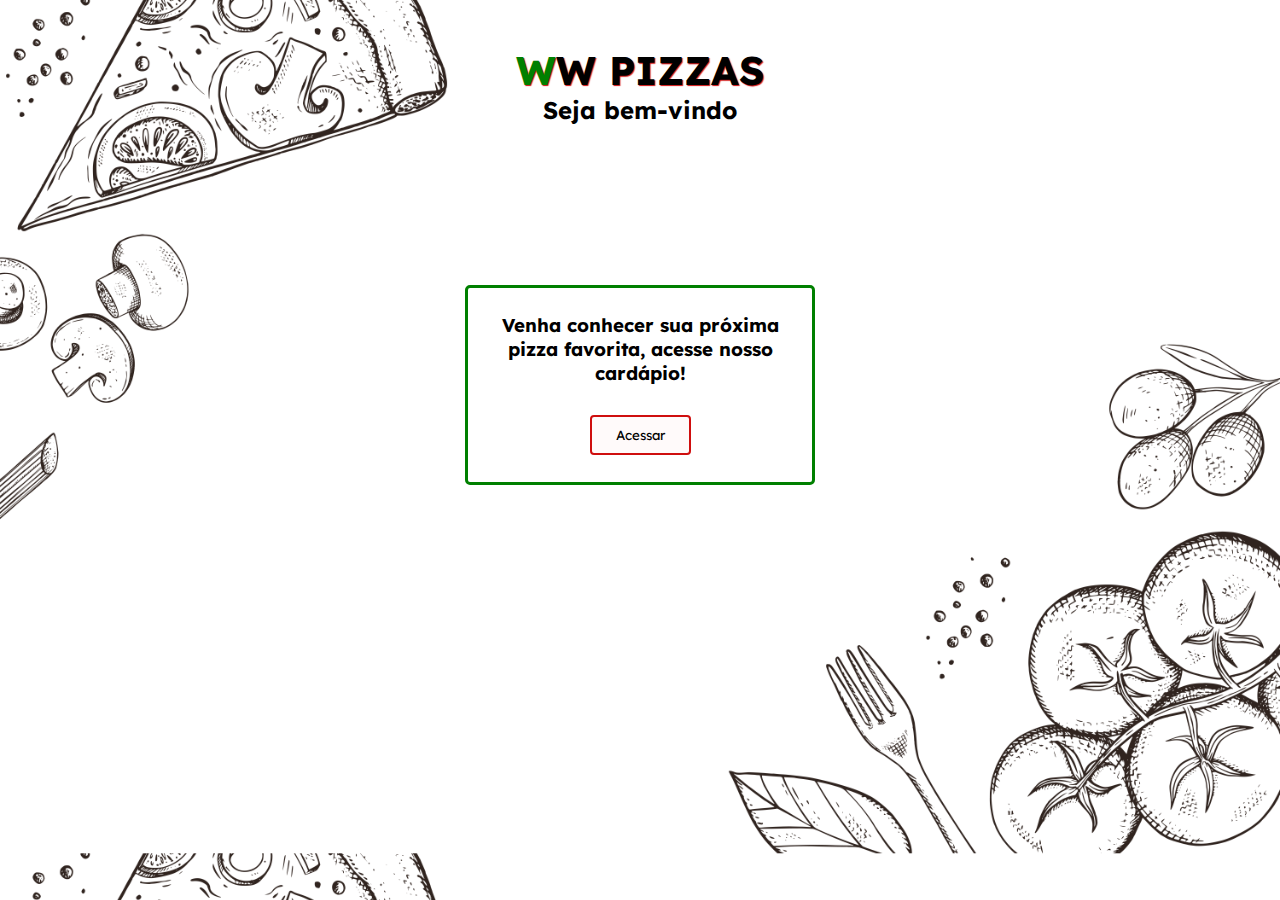
<file: index.html>
<!DOCTYPE html>
<html lang="pt-br">
<head>
    <meta charset="UTF-8">
    <meta name="viewport" content="width=device-width, initial-scale=1.0">
    <title>WW Pizzas</title>
    <link rel="stylesheet" href="style.css">
    <style>
        @import url('https://fonts.googleapis.com/css2?family=Lexend:wght@100..900&display=swap');
    </style>
</head>
<body>
    <header>
        <h1 id="logo">WW PIZZAS</h1>
        <h2>Seja bem-vindo</h2>
    </header>
    <main>
        <div class="container">
            <section id="menu">
                <h3>Venha conhecer sua próxima pizza favorita, acesse nosso cardápio!</h3>
                <a href="cardapio.html"><button id="btm">Acessar</button></a>
            </section>
        </div>
    </main>
</body>
</html>
</file>
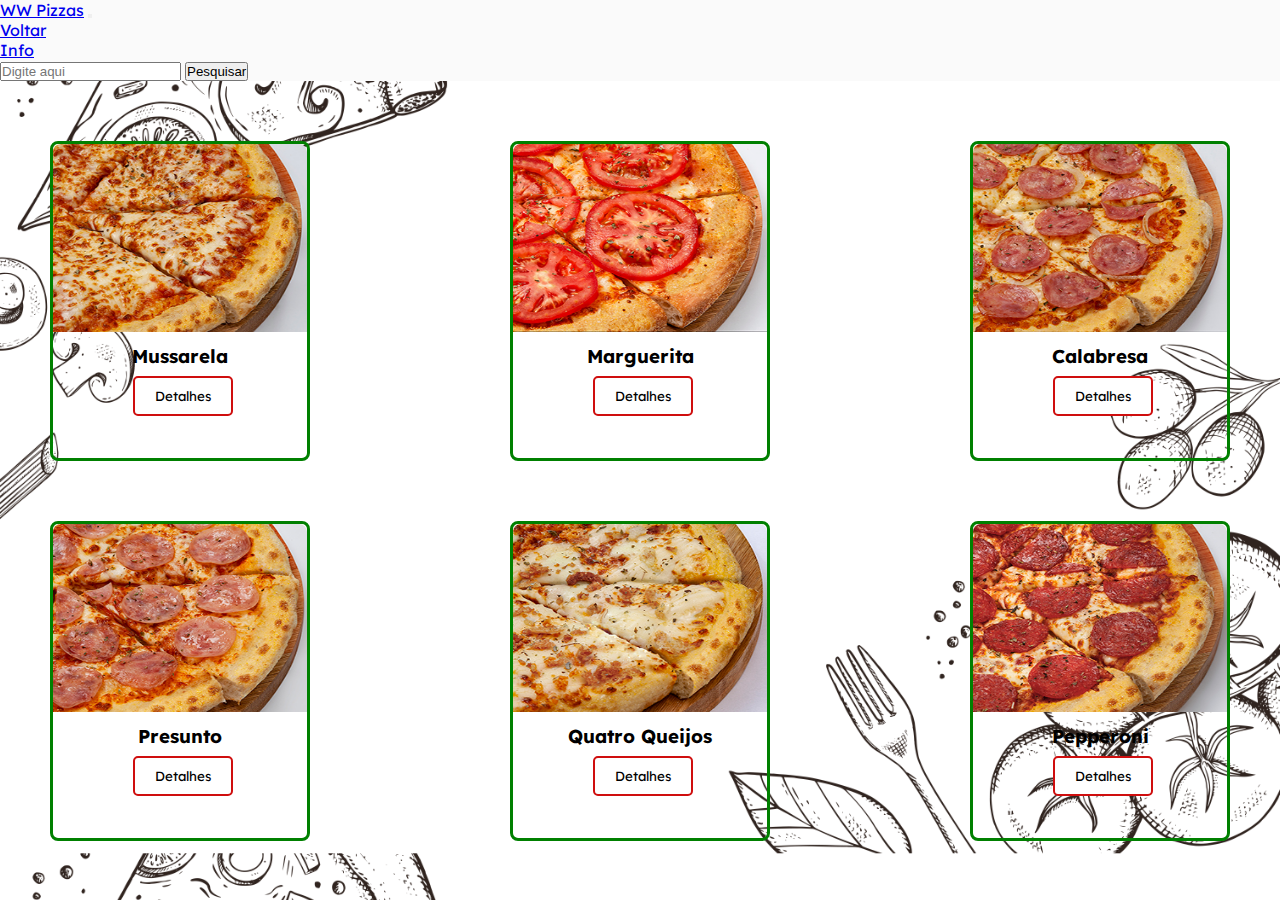
<file: cardapio.html>
<!DOCTYPE html>
<html lang="pt-br">
<head>
    <meta charset="UTF-8">
    <meta name="viewport" content="width=device-width, initial-scale=1.0">
    <title>Cardápio</title>
    <link rel="stylesheet" href="menu.css">
    <link href="https://cdn.jsdelivr.net/npm/bootstrap@5.3.6/dist/css/bootstrap.min.css" rel="stylesheet" integrity="sha384-4Q6Gf2aSP4eDXB8Miphtr37CMZZQ5oXLH2yaXMJ2w8e2ZtHTl7GptT4jmndRuHDT" crossorigin="anonymous">
    <style>
        @import url('https://fonts.googleapis.com/css2?family=Lexend:wght@100..900&display=swap');
    </style>
</head>
<body>
    <nav class="navbar navbar-expand-lg bg-body-tertiary" id="navbar">
        <div class="container-fluid">
            <a class="navbar-brand" href="#" id="logo">WW Pizzas</a>
            <button class="navbar-toggler" type="button" data-bs-toggle="collapse" data-bs-target="#navbarSupportedContent" aria-controls="navbarSupportedContent" aria-expanded="false" aria-label="Toggle navigation">
                <span class="navbar-toggler-icon"></span>
            </button>
            <div class="collapse navbar-collapse" id="navbarSupportedContent">
                <ul class="navbar-nav me-auto mb-2 mb-lg-0">
                    <li class="nav-item">
                        <a class="nav-link active" aria-current="page" href="index.html">Voltar</a>
                    </li>
                    <li class="nav-item">
                    <a class="nav-link" href="detalhes.html">Info</a>
                    </li>
                </ul>
                <form class="d-flex" role="search">
                    <input class="form-control me-2" type="search" placeholder="Digite aqui" aria-label="Search"/>
                    <button class="btn btn-outline-success" type="submit">Pesquisar</button>
                </form>
            </div>
        </div>
    </nav>

    <main>
        <article>
            <section class="container">
                <div class="item">
                    <div class="imgs"><img src="pizzas/mussarela.jpg" alt="mussarela"></div>
                    <h3>Mussarela</h3>
                    <a href="detalhes.html#mussarela"><button class="btm">Detalhes</button></a>
                </div>
                <div class="item">
                    <div class="imgs"><img src="pizzas/marguerita.jpg" alt="marguerita"></div>
                    <h3>Marguerita</h3>
                    <a href="detalhes.html#marguerita"><button class="btm">Detalhes</button></a>
                </div>
                <div class="item">
                    <div class="imgs"><img src="pizzas/calabresa.jpg" alt="calabresa"></div>
                    <h3>Calabresa</h3>
                    <a href="detalhes.html#calabresa"><button class="btm">Detalhes</button></a>
                </div>
            </section>
            <section class="container">
                <div class="item">
                    <div class="imgs"><img src="pizzas/presunto.jpg" alt="presunto"></div>
                    <h3>Presunto</h3>
                    <a href="detalhes.html#presunto"><button class="btm">Detalhes</button></a>
                </div>
                <div class="item">
                    <div class="imgs"><img src="pizzas/queijo.jpg" alt="4 queijos"></div>
                    <h3>Quatro Queijos</h3>
                    <a href="detalhes.html#queijo"><button class="btm">Detalhes</button></a>
                </div>
                <div class="item">
                    <div class="imgs"><img src="pizzas/pepperoni.jpg" alt="pepperoni"></div>
                    <h3>Pepperoni</h3>
                    <a href="detalhes.html#pepperoni"><button class="btm">Detalhes</button></a>
                </div>
            </section>
        </article>
    </main>

    <script src="https://cdn.jsdelivr.net/npm/bootstrap@5.3.6/dist/js/bootstrap.bundle.min.js" integrity="sha384-j1CDi7MgGQ12Z7Qab0qlWQ/Qqz24Gc6BM0thvEMVjHnfYGF0rmFCozFSxQBxwHKO" crossorigin="anonymous"></script>
</body>
</html>
</file>
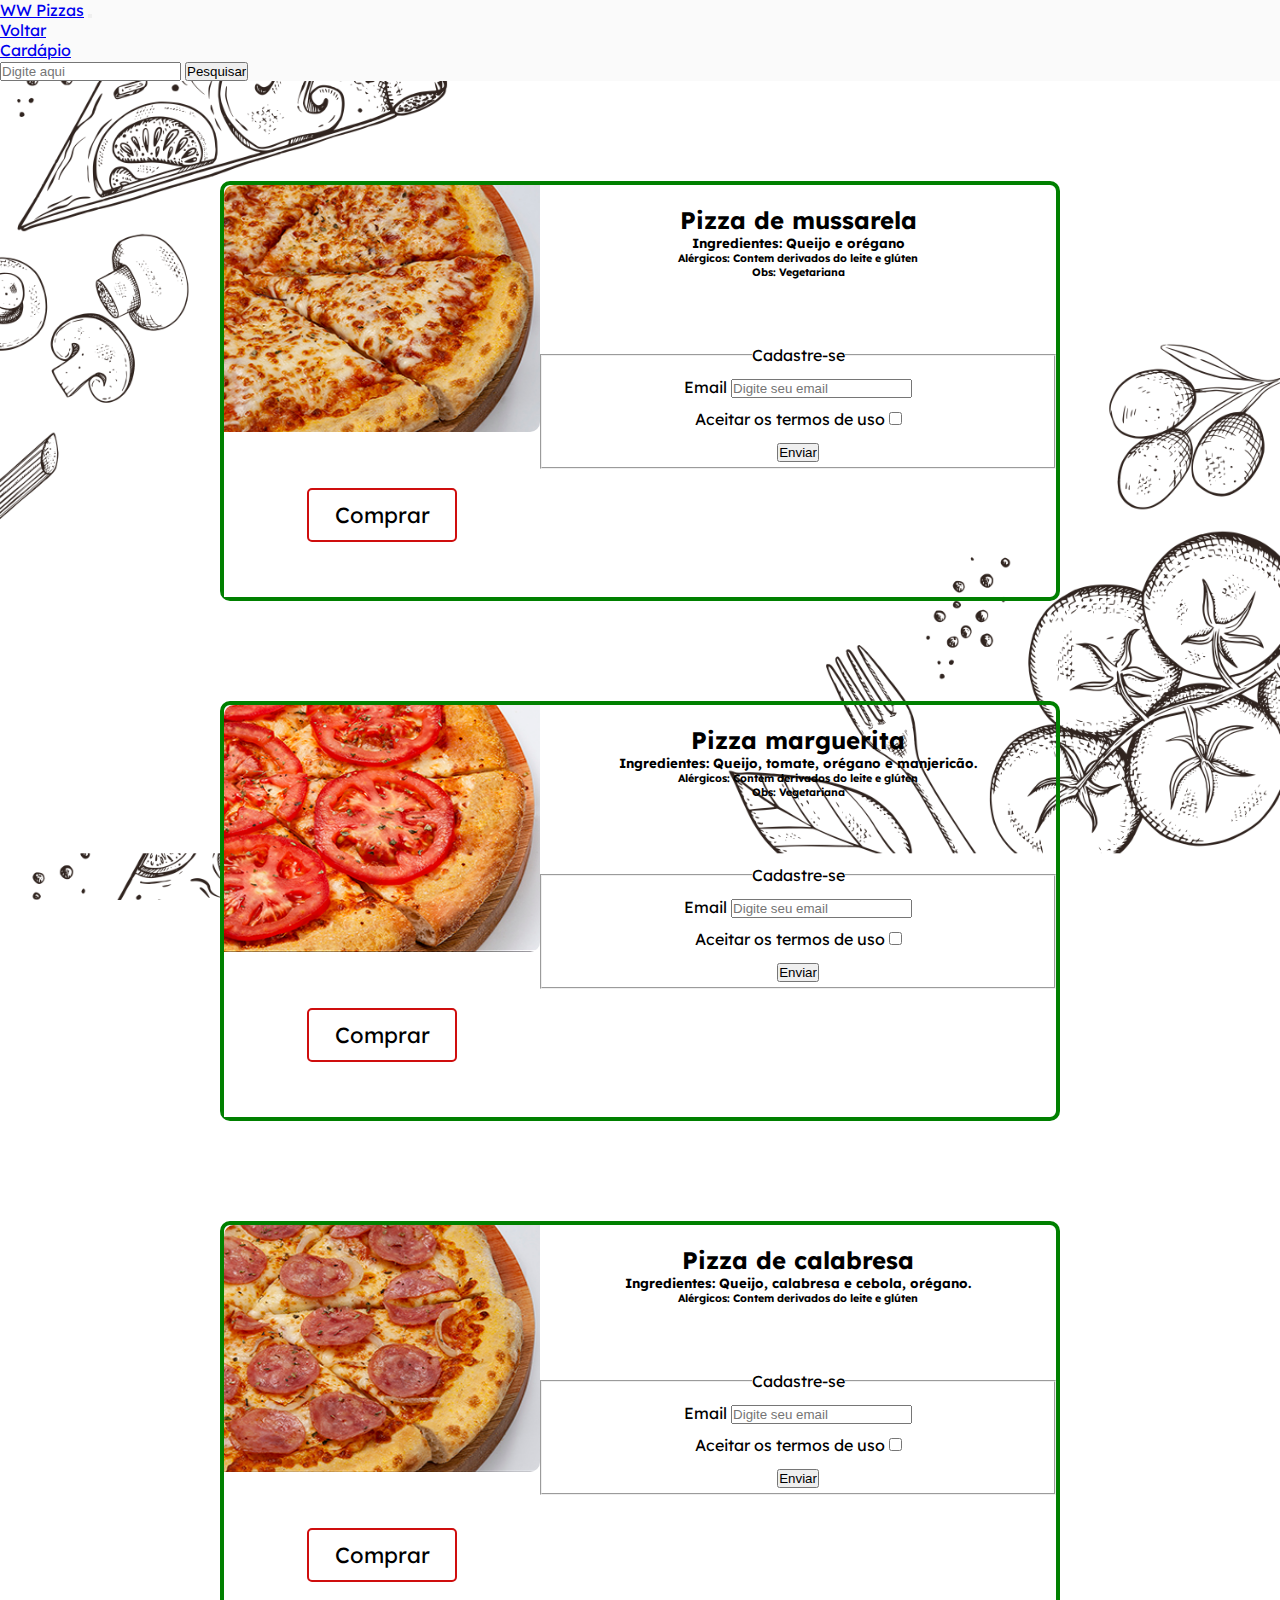
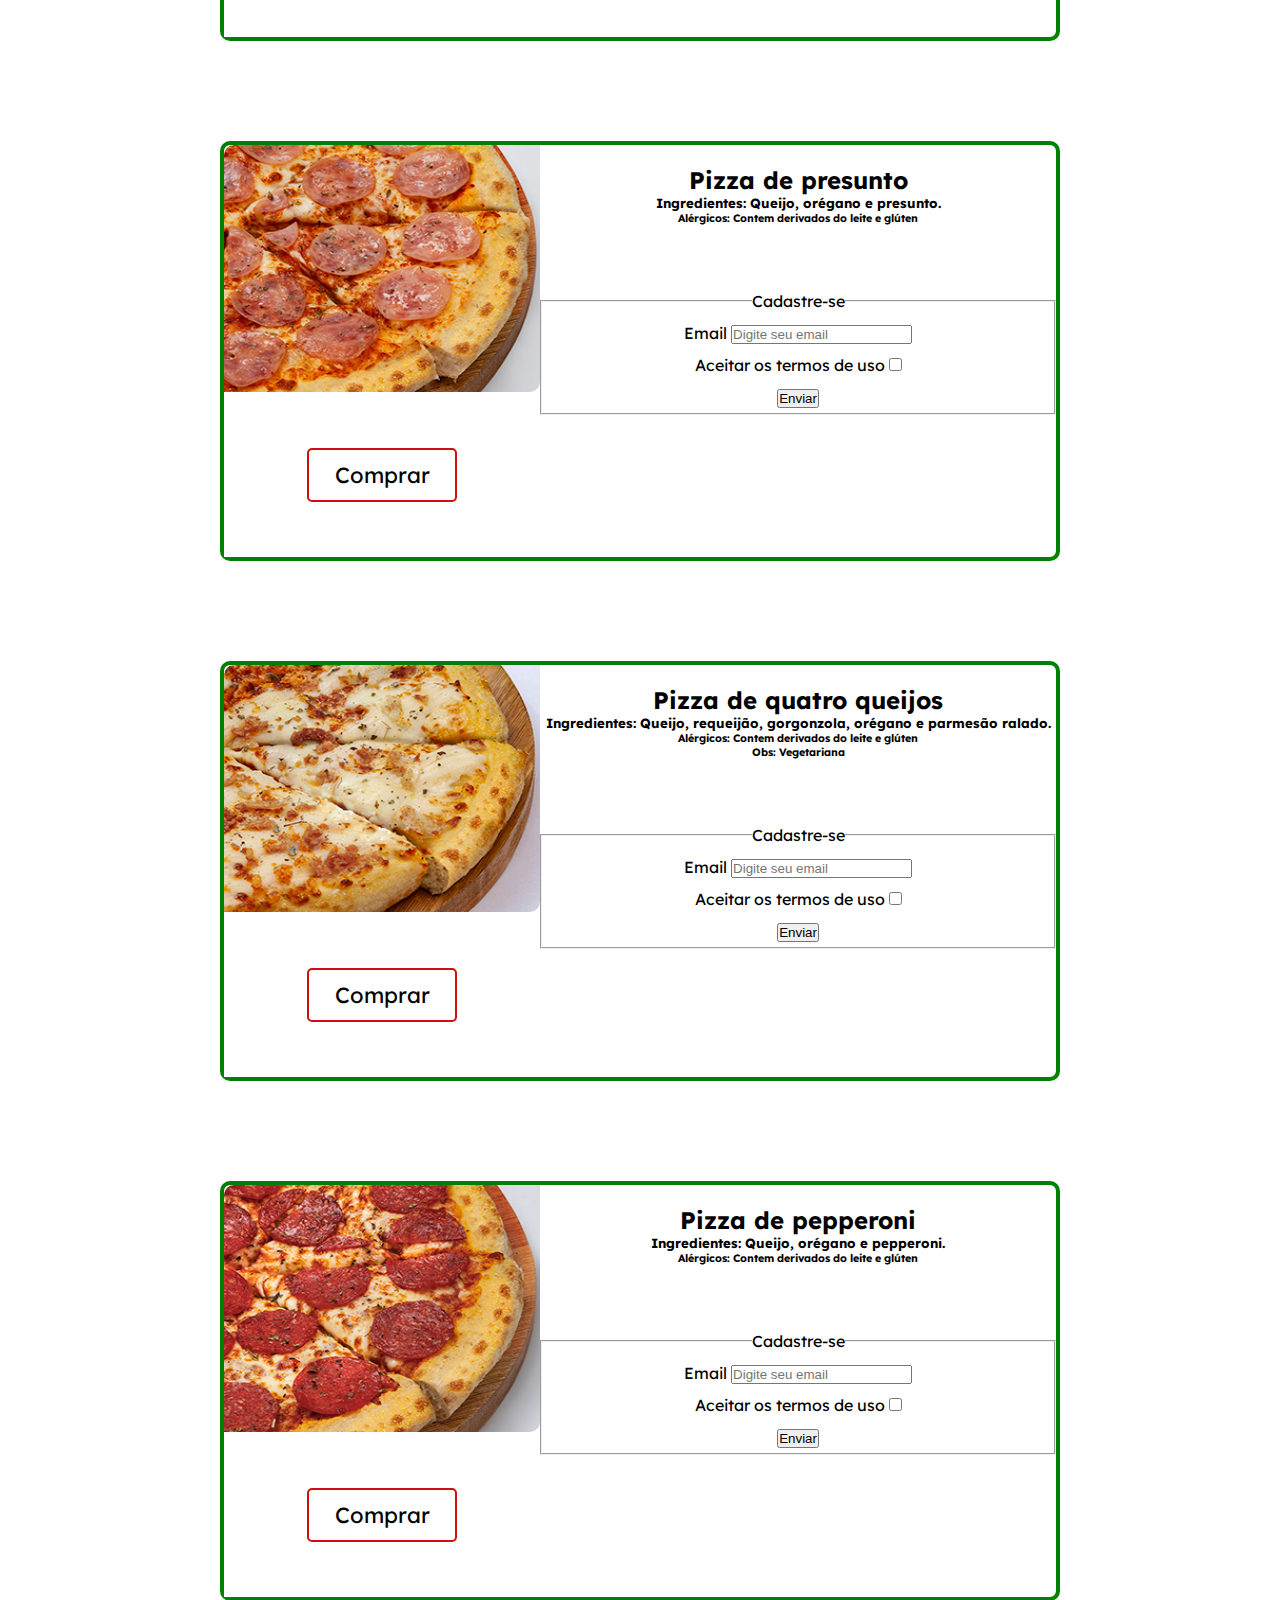
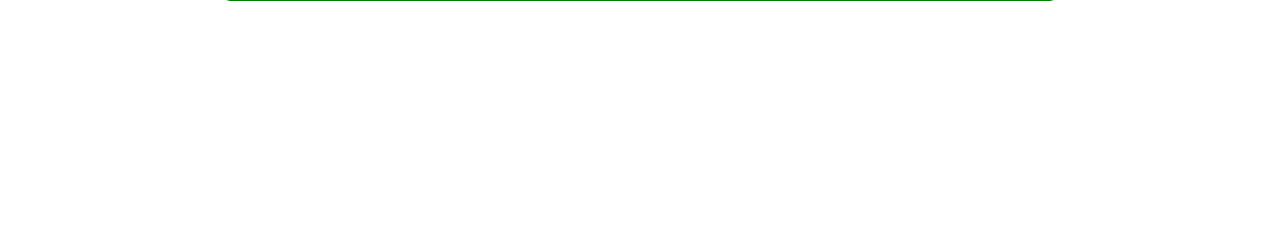
<file: detalhes.html>
<!DOCTYPE html>
<html lang="pt-br">
<head>
    <meta charset="UTF-8">
    <meta name="viewport" content="width=device-width, initial-scale=1.0">
    <title>Info</title>
    <link rel="stylesheet" href="info.css">
    <link href="https://cdn.jsdelivr.net/npm/bootstrap@5.3.6/dist/css/bootstrap.min.css" rel="stylesheet" integrity="sha384-4Q6Gf2aSP4eDXB8Miphtr37CMZZQ5oXLH2yaXMJ2w8e2ZtHTl7GptT4jmndRuHDT" crossorigin="anonymous">
    <style>
        @import url('https://fonts.googleapis.com/css2?family=Lexend:wght@100..900&display=swap');
    </style>
</head>
<body>
    <nav class="navbar navbar-expand-lg fixed-top bg-body-tertiaryv" id="navbar">
        <div class="container-fluid">
            <a class="navbar-brand" href="#" id="logo">WW Pizzas</a>
            <button class="navbar-toggler" type="button" data-bs-toggle="collapse" data-bs-target="#navbarSupportedContent" aria-controls="navbarSupportedContent" aria-expanded="false" aria-label="Toggle navigation">
                <span class="navbar-toggler-icon"></span>
            </button>
            <div class="collapse navbar-collapse" id="navbarSupportedContent">
                <ul class="navbar-nav me-auto mb-2 mb-lg-0">
                    <li class="nav-item">
                        <a class="nav-link active" aria-current="page" href="index.html">Voltar</a>
                    </li>
                    <li class="nav-item">
                    <a class="nav-link" href="cardapio.html">Cardápio</a>
                    </li>
                </ul>
                <form class="d-flex" role="search">
                    <input class="form-control me-2" type="search" placeholder="Digite aqui" aria-label="Search"/>
                    <button class="btn btn-outline-success" type="submit">Pesquisar</button>
                </form>
            </div>
        </div>
    </nav>

    <main>
        <article>
            <section class="container" id="mussarela">
                <div class="item">
                    <div class="left">
                        <img src="pizzas/mussarela.jpg" alt="" class="imgs">
                        <div class="wrapper">
                            <button class="btm">Comprar</button>
                        </div>
                    </div>
                    <div class="info"> 
                        <h2>Pizza de mussarela</h3>
                        <h5>Ingredientes: Queijo e orégano</h5>
                        <h6>Alérgicos: Contem derivados do leite e glúten</h6>
                        <h6>Obs: Vegetariana</h6>
                        <form>
                            <fieldset>
                                <legend class="text">Cadastre-se</legend>
                                <div>  
                                    <label for="email">Email</label>
                                    <input type="email" name="email" id="email" placeholder="Digite seu email">
                                </div>
                                <div>
                                    <label for="checkbox">Aceitar os termos de uso</label>
                                    <input type="checkbox" name="checkbox" id="checkbox">
                                </div>
                                <div>
                                    <input type="submit" value="Enviar" onclick="alert('Email cadastrado com sucesso')">
                                </div>
                            </fieldset>
                        </form>
                    </div>                    
                </div>
            </section>

            <section class="container" id="marguerita">
                <div class="item">
                    <div class="left">
                        <img src="pizzas/marguerita.jpg" alt="" class="imgs">
                        <div class="wrapper">
                            <button class="btm">Comprar</button>
                        </div>
                    </div>
                    <div class="info"> 
                        <h2>Pizza marguerita</h3>
                        <h5>Ingredientes: Queijo, tomate, orégano e manjericão.</h5>
                        <h6>Alérgicos: Contem derivados do leite e glúten</h6>
                        <h6>Obs: Vegetariana</h6>
                        <form>
                            <fieldset>
                                <legend class="text">Cadastre-se</legend>
                                <div>  
                                    <label for="email">Email</label>
                                    <input type="email" name="email" id="email" placeholder="Digite seu email">
                                </div>
                                <div>
                                    <label for="checkbox">Aceitar os termos de uso</label>
                                    <input type="checkbox" name="checkbox" id="checkbox">
                                </div>
                                <div>
                                    <input type="submit" value="Enviar" onclick="alert('Email cadastrado com sucesso')">
                                </div>
                            </fieldset>
                        </form>
                    </div>                    
                </div>
            </section>

            <section class="container" id="calabresa">
                <div class="item">
                    <div class="left">
                        <img src="pizzas/calabresa.jpg" alt="" class="imgs">
                        <div class="wrapper">
                            <button class="btm">Comprar</button>
                        </div>
                    </div>
                    <div class="info"> 
                        <h2>Pizza de calabresa</h3>
                        <h5>Ingredientes: Queijo, calabresa e cebola, orégano.</h5>
                        <h6>Alérgicos: Contem derivados do leite e glúten</h6>
                        <form>
                            <fieldset>
                                <legend class="text">Cadastre-se</legend>
                                <div>  
                                    <label for="email">Email</label>
                                    <input type="email" name="email" id="email" placeholder="Digite seu email">
                                </div>
                                <div>
                                    <label for="checkbox">Aceitar os termos de uso</label>
                                    <input type="checkbox" name="checkbox" id="checkbox">
                                </div>
                                <div>
                                    <input type="submit" value="Enviar" onclick="alert('Email cadastrado com sucesso')">
                                </div>
                            </fieldset>
                        </form>
                    </div>                    
                </div>
            </section>
            
            <section class="container" id="presunto">
                <div class="item">
                    <div class="left">
                        <img src="pizzas/presunto.jpg" alt="" class="imgs">
                        <div class="wrapper">
                            <button class="btm">Comprar</button>
                        </div>
                    </div>
                    <div class="info"> 
                        <h2>Pizza de presunto</h3>
                        <h5>Ingredientes: Queijo, orégano e presunto.</h5>
                        <h6>Alérgicos: Contem derivados do leite e glúten</h6>
                        <form>
                            <fieldset>
                                <legend class="text">Cadastre-se</legend>
                                <div>  
                                    <label for="email">Email</label>
                                    <input type="email" name="email" id="email" placeholder="Digite seu email">
                                </div>
                                <div>
                                    <label for="checkbox">Aceitar os termos de uso</label>
                                    <input type="checkbox" name="checkbox" id="checkbox">
                                </div>
                                <div>
                                    <input type="submit" value="Enviar" onclick="alert('Email cadastrado com sucesso')">
                                </div>
                            </fieldset>
                        </form>
                    </div>                    
                </div>
            </section>

            <section class="container" id="queijo">
                <div class="item">
                    <div class="left">
                        <img src="pizzas/queijo.jpg" alt="" class="imgs">
                        <div class="wrapper">
                            <button class="btm">Comprar</button>
                        </div>
                    </div>
                    <div class="info"> 
                        <h2>Pizza de quatro queijos</h3>
                        <h5>Ingredientes: Queijo, requeijão, gorgonzola, orégano e parmesão ralado.</h5>
                        <h6>Alérgicos: Contem derivados do leite e glúten</h6>
                        <h6>Obs: Vegetariana</h6>
                        <form>
                            <fieldset>
                                <legend class="text">Cadastre-se</legend>
                                <div>  
                                    <label for="email">Email</label>
                                    <input type="email" name="email" id="email" placeholder="Digite seu email">
                                </div>
                                <div>
                                    <label for="checkbox">Aceitar os termos de uso</label>
                                    <input type="checkbox" name="checkbox" id="checkbox">
                                </div>
                                <div>
                                    <input type="submit" value="Enviar" onclick="alert('Email cadastrado com sucesso')">
                                </div>
                            </fieldset>
                        </form>
                    </div>                    
                </div>
            </section>

            <section class="container last"  id="pepperoni">
                <div class="item">
                    <div class="left">
                        <img src="pizzas/pepperoni.jpg" alt="" class="imgs">
                        <div class="wrapper">
                            <button class="btm">Comprar</button>
                        </div>
                    </div>
                    <div class="info"> 
                        <h2>Pizza de pepperoni</h3>
                        <h5>Ingredientes: Queijo, orégano e pepperoni.</h5>
                        <h6>Alérgicos: Contem derivados do leite e glúten</h6>
                        <form>
                            <fieldset>
                                <legend class="text">Cadastre-se</legend>
                                <div>  
                                    <label for="email">Email</label>
                                    <input type="email" name="email" id="email" placeholder="Digite seu email">
                                </div>
                                <div>
                                    <label for="checkbox">Aceitar os termos de uso</label>
                                    <input type="checkbox" name="checkbox" id="checkbox">
                                </div>
                                <div>
                                    <input type="submit" value="Enviar" onclick="alert('Email cadastrado com sucesso')">
                                </div>
                            </fieldset>
                        </form>
                    </div>                    
                </div>
            </section>
        </article>
    </main>
    

    <script src="https://cdn.jsdelivr.net/npm/bootstrap@5.3.6/dist/js/bootstrap.bundle.min.js" integrity="sha384-j1CDi7MgGQ12Z7Qab0qlWQ/Qqz24Gc6BM0thvEMVjHnfYGF0rmFCozFSxQBxwHKO" crossorigin="anonymous"></script>
</body>
</html>
</file>
<file: style.css>
*{
    margin: 0;
    padding: 0;
    box-sizing: border-box;
}

body{
    background-image: url(bg.png);
    background-size: 100%;
    font-family: "Lexend", sans-serif;
    text-align: center;
}

header{
    margin-top: 45px;
}

#logo{
    font-size: 40px;
    text-shadow: 1px 1px 1px #cf0e0e;
}

#logo::first-letter{
    color: #008000;
}

#menu{
    /* coloquei borda colorida ao invés do fundo colorido  */
    border: 3px solid #008000;
    border-radius: 5px;
    width: 350px;
    height: 200px;
    padding: 25px;
}

.container{
    display: flex;
    justify-content: center;
    margin-top: 160px;
    
}

#btm{
    margin-top: 30px;
    background-color: snow;
    border: 2px solid #cf0e0e;
    border-radius: 4px;
    padding: 10px 24px;
    transition: 0.4s;
    font-family: "Lexend", sans-serif;
}

#btm:hover{
    background-color: #cf0e0e;
    color: snow;
    cursor: pointer;
}
</file>
<file: menu.css>
*{
    margin: 0;
    padding: 0;
    box-sizing: border-box;
}

body{
    background-image: url(bg.png);
    background-size: 100%;
}

#navbar{
    font-family: "Lexend", sans-serif;
    background-color:rgb(250, 250, 250);
}

#logo::first-letter{
    color: #008000;
}

.container{
   display: flex;
   justify-content: center;
   margin-top: 60px;
   gap: 200px;
}

.item{
    width: 260px;
    height: 320px;
    border: 3px solid #008000;
    border-radius: 8px;
}

.item>.imgs{
    width: 100%;
    height: 60%;
    object-fit: cover;
}

.imgs>img{
    height: 100%;
    width: 100%;
    border-top-left-radius: 8px;
    border-top-right-radius: 8px;
}

.item>h3{
    padding-top: 12px;
    text-align: center;
    font-family: "Lexend", sans-serif;
}

.btm{
    margin-left: 80px;
    margin-top: 8px;
    width: 100px;
    height: 40px;
    background-color: white;
    border-radius: 5px;
    border: 2px solid #cf0e0e;
    font-family: "Lexend", sans-serif;
    transition: 0.4s;
}

.btm:hover{
    background-color: #cf0e0e;
    color: white;
}
</file>
<file: info.css>
*{
    margin: 0;
    padding: 0;
    box-sizing: border-box;
}

body{
    background-image: url(bg.png);
    background-size: 100%;
    background-attachment: fixed;
}

#navbar{
    font-family: "Lexend", sans-serif;
    background-color:rgb(250, 250, 250);
}

#logo::first-letter{
    color: #008000;
}

.container{
    display: flex;
    justify-content: center;
    margin-top: 100px;
    scroll-margin-top: 100px;
}

.item{
    display: flex;
    height: 420px;
    width: 840px;
    border: 4px solid #008000;
    border-radius: 10px;
}

.imgs{
    width: 100%;
    height: 60%; 
    border-top-left-radius: 10px;
    border-bottom-right-radius: 10px;
    transition: 0.4s;
}

.imgs>img{
    height: 100%;
    width: 100%;
}

.info {
    width: 62%;
    text-align: center;
    margin-top: 20px;
    font-family: "Lexend", sans-serif;
}

.left {
    width: 38%;
    display: flex;
    flex-direction: column;
}

.wrapper{
    display: flex;
    width: 100%;
    height: 40%;
    justify-content: center;
    align-items: center;
    background: white;
}

.btm {
    width: 150px;
    height: 54px;
    background: white;
    border-radius: 5px;
    border: 2px solid #cf0e0e;
    font-family: "Lexend", sans-serif;
    font-size: 22px;
    animation: light 4s ease-in-out; 
    animation-iteration-count: infinite;
}

img:hover{
    transform: scale(1.2);
    border-radius: 10px;
}


@keyframes light{
    from{
        background-color: white;
        color: black;
    }

    50%{
        background-color: #cf0e0e;
        color: white;
    }

    to{
       background-color: white;
        color: black; 
    }
}

.info>form{
    padding-top: 60px;
    line-height: 200%;
}

.last{
    margin-bottom: 240px;
}
</file>
